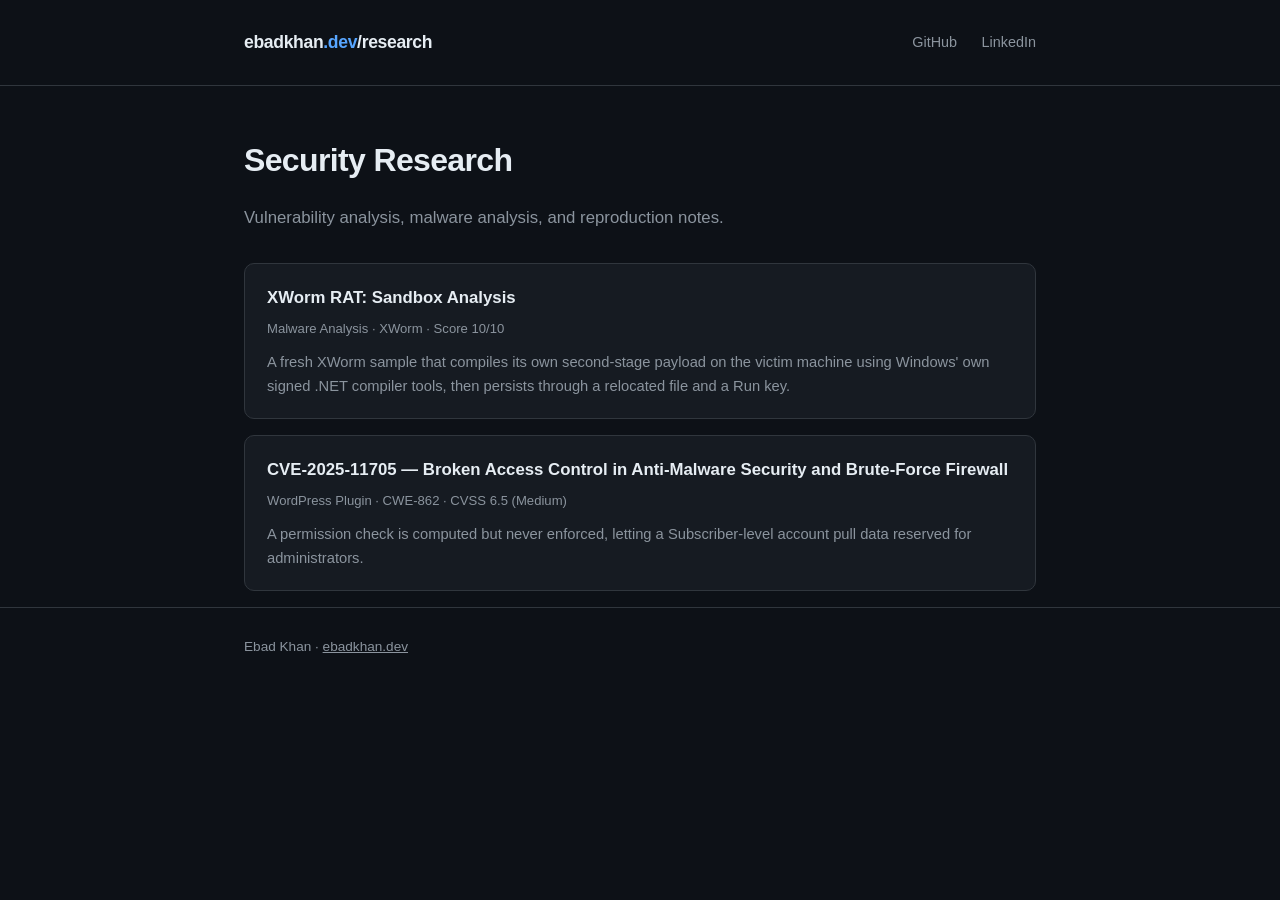
<file: index.html>
<!DOCTYPE html>
<html lang="en">
<head>
<meta charset="UTF-8">
<title>Ebad Khan — Security Research</title>
<meta name="viewport" content="width=device-width, initial-scale=1.0">
<link rel="stylesheet" href="/assets/style.css">
</head>
<body>
<header class="site">
  <div class="wrap">
    <a class="brand" href="/">ebadkhan<span>.dev</span>/research</a>
    <nav>
      <a href="https://github.com/h1dden30">GitHub</a>
      <a href="https://linkedin.com/in/khanebad">LinkedIn</a>
    </nav>
  </div>
</header>
<main class="wrap">
  <h1>Security Research</h1>
  <p class="subtitle">Vulnerability analysis, malware analysis, and reproduction notes.</p>

  <ul class="card-list">
    <li>
      <a class="card" href="/writeups/xworm-e5dda4e7/">
        <div class="card-title">XWorm RAT: Sandbox Analysis</div>
        <div class="card-meta">Malware Analysis &middot; XWorm &middot; Score 10/10</div>
        <p class="card-desc">A fresh XWorm sample that compiles its own second-stage payload on the victim machine using Windows' own signed .NET compiler tools, then persists through a relocated file and a Run key.</p>
      </a>
    </li>
    <li>
      <a class="card" href="/writeups/cve-2025-11705/">
        <div class="card-title">CVE-2025-11705 — Broken Access Control in Anti-Malware Security and Brute-Force Firewall</div>
        <div class="card-meta">WordPress Plugin &middot; CWE-862 &middot; CVSS 6.5 (Medium)</div>
        <p class="card-desc">A permission check is computed but never enforced, letting a Subscriber-level account pull data reserved for administrators.</p>
      </a>
    </li>
  </ul>
</main>
<footer class="site">
  <div class="wrap">
    Ebad Khan &middot; <a href="https://ebadkhan.dev">ebadkhan.dev</a>
  </div>
</footer>
</body>
</html>
</file>
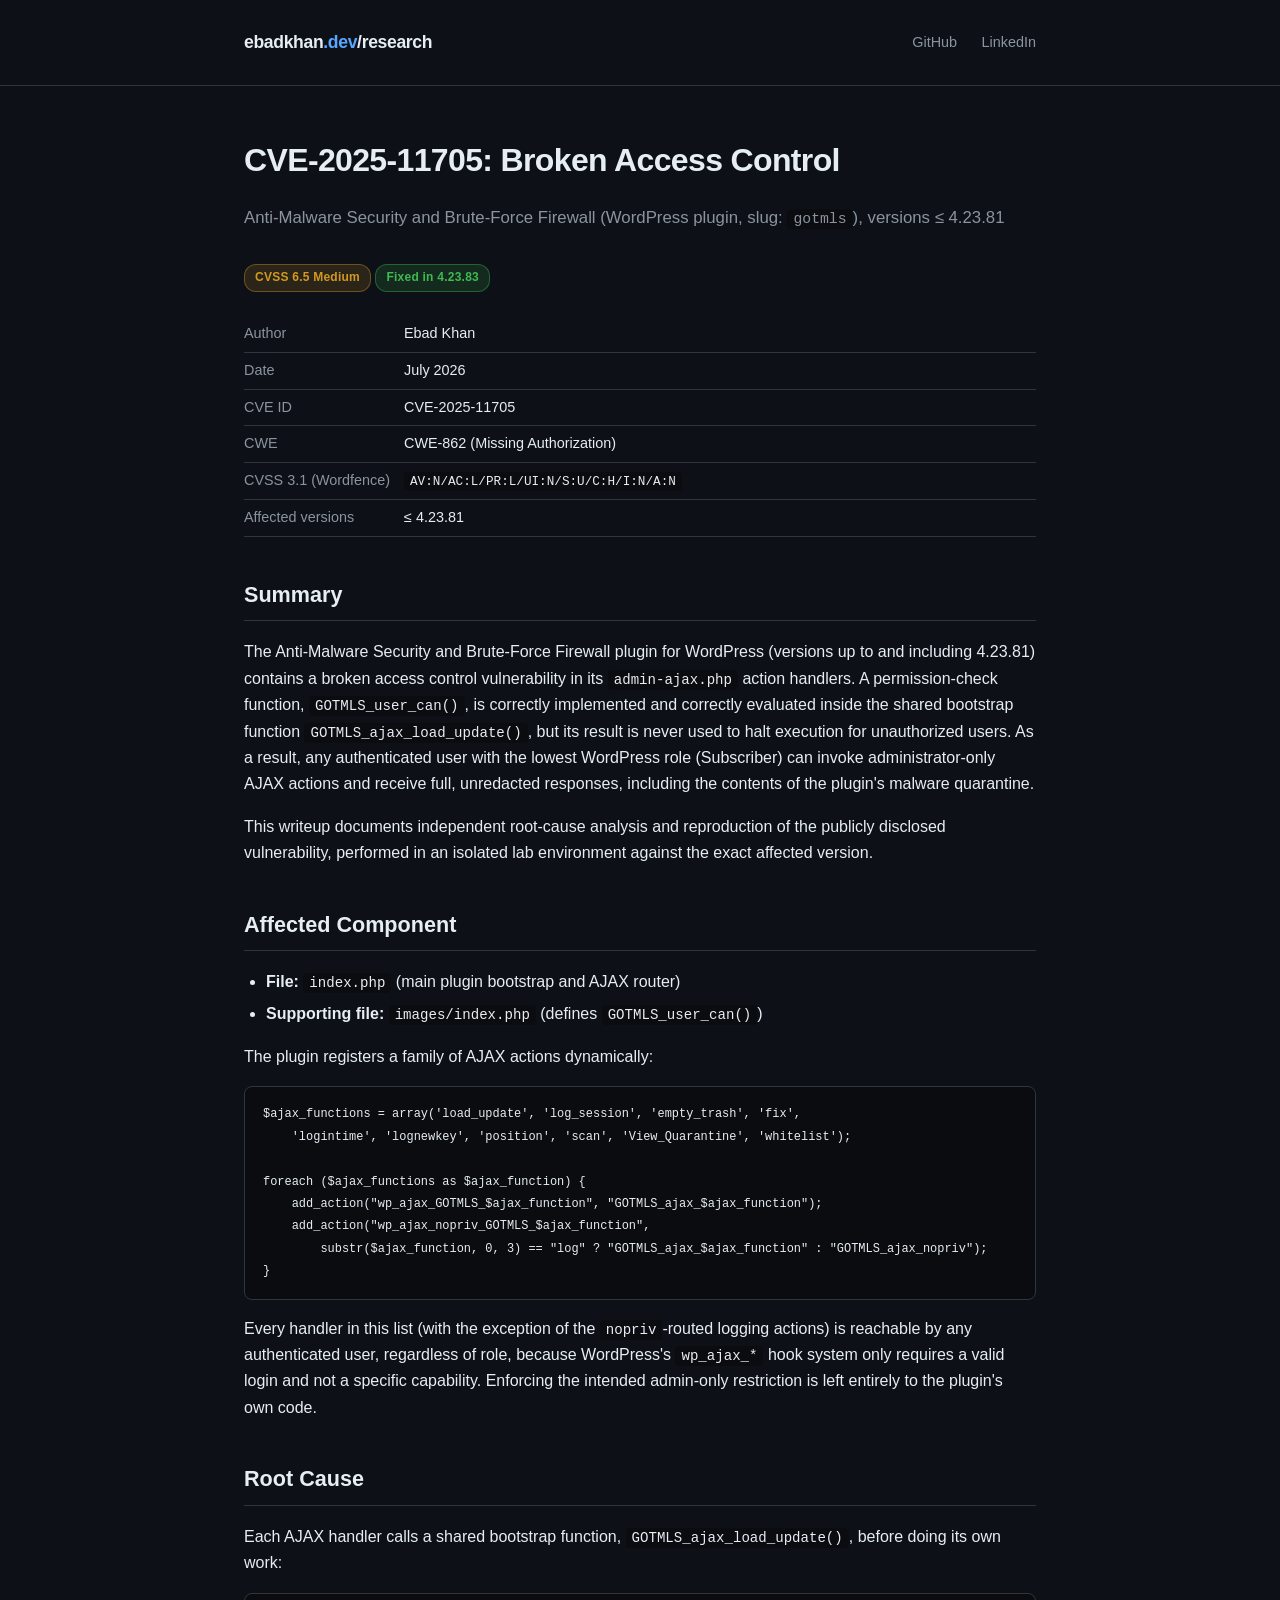
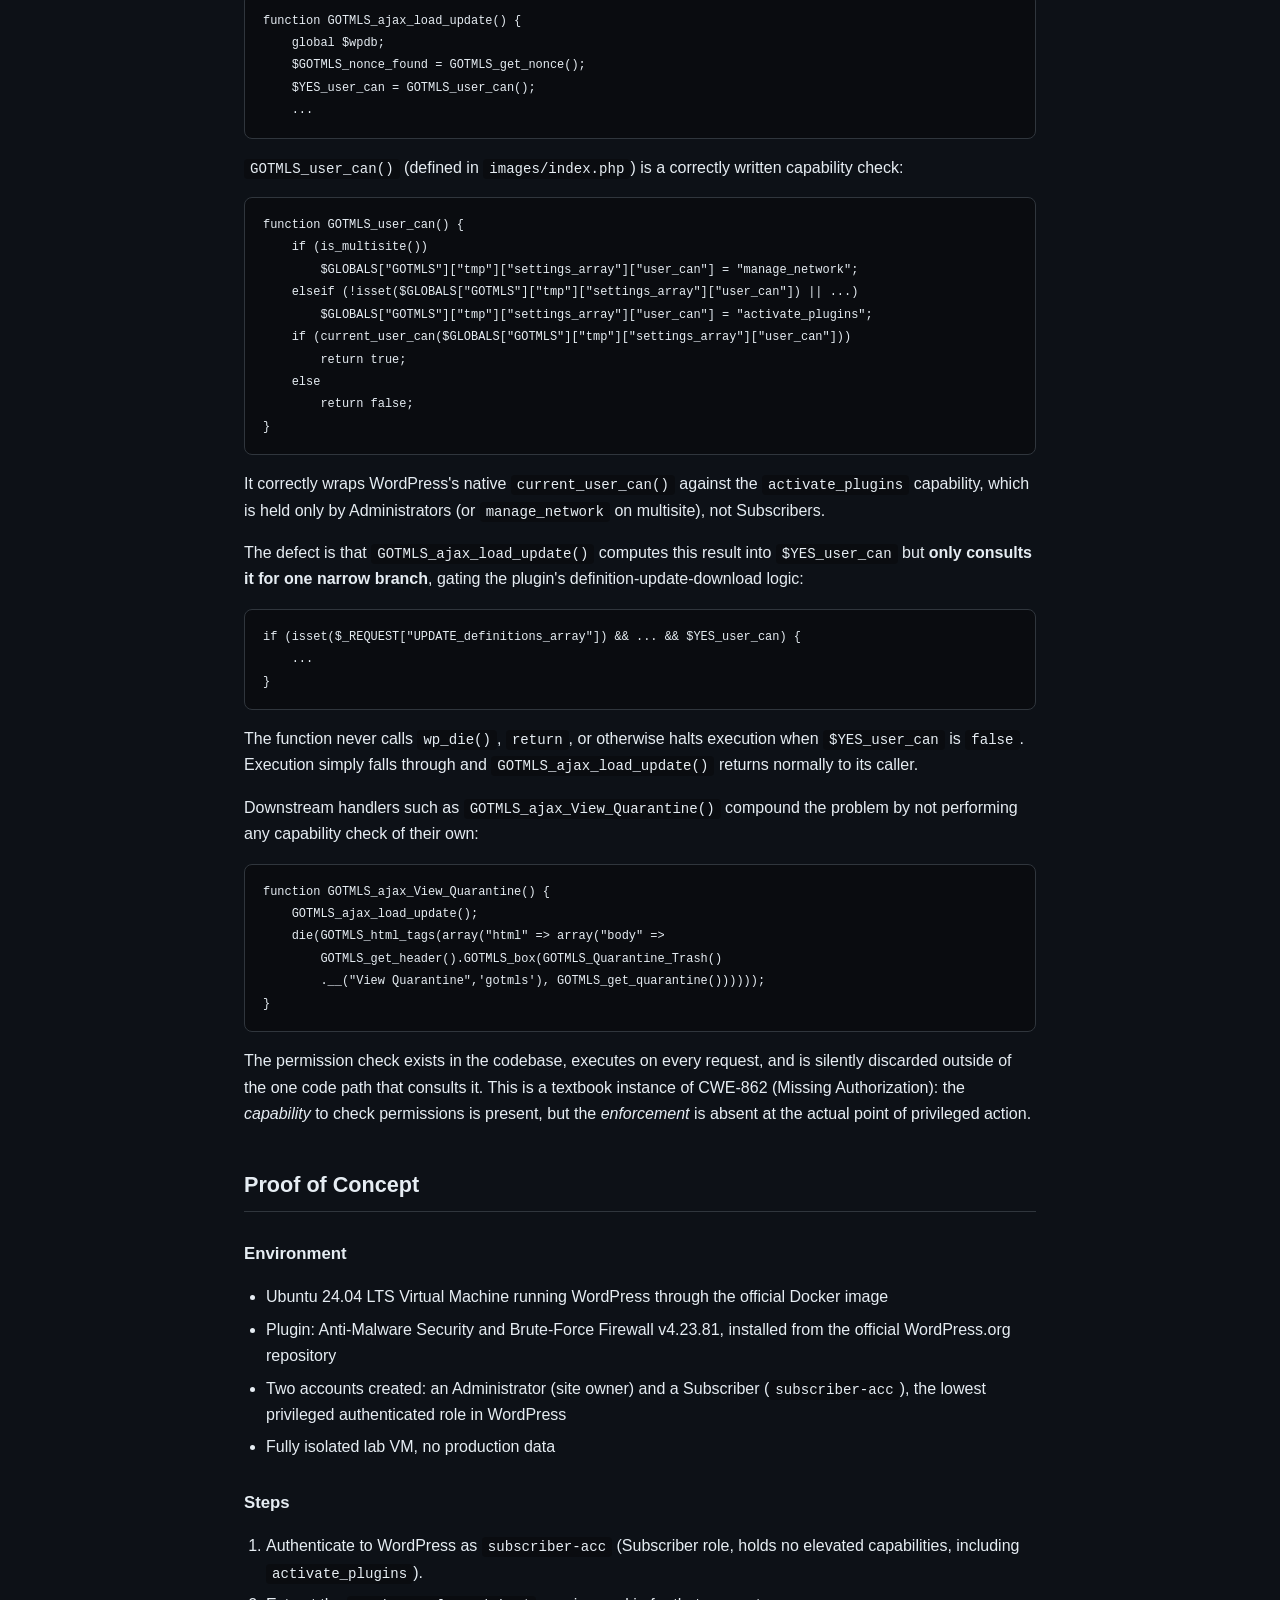
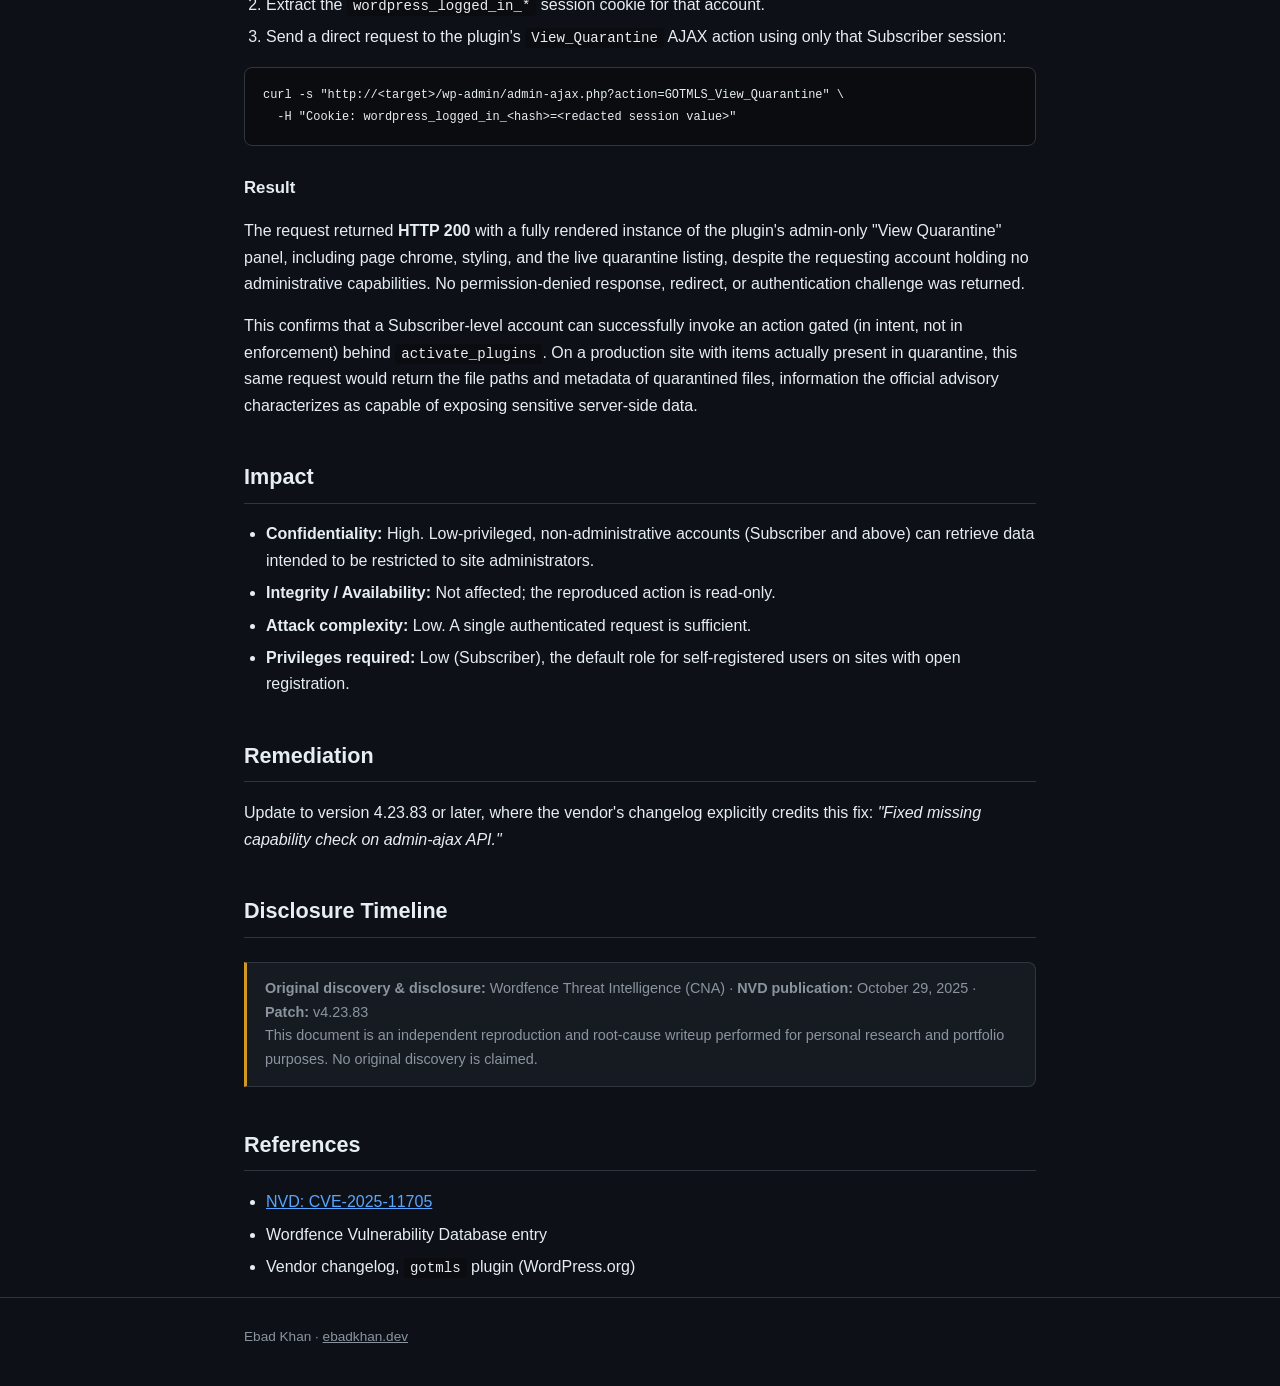
<file: writeups/cve-2025-11705/index.html>
<!DOCTYPE html>
<html lang="en">
<head>
<meta charset="UTF-8">
<title>CVE-2025-11705 | ebadkhan.dev</title>
<meta name="viewport" content="width=device-width, initial-scale=1.0">
<link rel="stylesheet" href="/assets/style.css">
</head>
<body>
<header class="site">
  <div class="wrap">
    <a class="brand" href="/">ebadkhan<span>.dev</span>/research</a>
    <nav>
      <a href="https://github.com/h1dden30">GitHub</a>
      <a href="https://linkedin.com/in/khanebad">LinkedIn</a>
    </nav>
  </div>
</header>
<main class="wrap">
  <h1>CVE-2025-11705: Broken Access Control</h1>
  <p class="subtitle">Anti-Malware Security and Brute-Force Firewall (WordPress plugin, slug: <code>gotmls</code>), versions &le; 4.23.81</p>

  <span class="badge medium">CVSS 6.5 Medium</span>
  <span class="badge fixed">Fixed in 4.23.83</span>

  <table class="meta-table">
    <tr><td>Author</td><td>Ebad Khan</td></tr>
    <tr><td>Date</td><td>July 2026</td></tr>
    <tr><td>CVE ID</td><td>CVE-2025-11705</td></tr>
    <tr><td>CWE</td><td>CWE-862 (Missing Authorization)</td></tr>
    <tr><td>CVSS 3.1 (Wordfence)</td><td><code>AV:N/AC:L/PR:L/UI:N/S:U/C:H/I:N/A:N</code></td></tr>
    <tr><td>Affected versions</td><td>&le; 4.23.81</td></tr>
  </table>

  <h2>Summary</h2>
  <p>The Anti-Malware Security and Brute-Force Firewall plugin for WordPress (versions up to and including 4.23.81) contains a broken access control vulnerability in its <code>admin-ajax.php</code> action handlers. A permission-check function, <code>GOTMLS_user_can()</code>, is correctly implemented and correctly evaluated inside the shared bootstrap function <code>GOTMLS_ajax_load_update()</code>, but its result is never used to halt execution for unauthorized users. As a result, any authenticated user with the lowest WordPress role (Subscriber) can invoke administrator-only AJAX actions and receive full, unredacted responses, including the contents of the plugin's malware quarantine.</p>
  <p>This writeup documents independent root-cause analysis and reproduction of the publicly disclosed vulnerability, performed in an isolated lab environment against the exact affected version.</p>

  <h2>Affected Component</h2>
  <ul>
    <li><strong>File:</strong> <code>index.php</code> (main plugin bootstrap and AJAX router)</li>
    <li><strong>Supporting file:</strong> <code>images/index.php</code> (defines <code>GOTMLS_user_can()</code>)</li>
  </ul>
  <p>The plugin registers a family of AJAX actions dynamically:</p>
  <pre><code>$ajax_functions = array('load_update', 'log_session', 'empty_trash', 'fix',
    'logintime', 'lognewkey', 'position', 'scan', 'View_Quarantine', 'whitelist');

foreach ($ajax_functions as $ajax_function) {
    add_action("wp_ajax_GOTMLS_$ajax_function", "GOTMLS_ajax_$ajax_function");
    add_action("wp_ajax_nopriv_GOTMLS_$ajax_function",
        substr($ajax_function, 0, 3) == "log" ? "GOTMLS_ajax_$ajax_function" : "GOTMLS_ajax_nopriv");
}</code></pre>
  <p>Every handler in this list (with the exception of the <code>nopriv</code>-routed logging actions) is reachable by any authenticated user, regardless of role, because WordPress's <code>wp_ajax_*</code> hook system only requires a valid login and not a specific capability. Enforcing the intended admin-only restriction is left entirely to the plugin's own code.</p>

  <h2>Root Cause</h2>
  <p>Each AJAX handler calls a shared bootstrap function, <code>GOTMLS_ajax_load_update()</code>, before doing its own work:</p>
  <pre><code>function GOTMLS_ajax_load_update() {
    global $wpdb;
    $GOTMLS_nonce_found = GOTMLS_get_nonce();
    $YES_user_can = GOTMLS_user_can();
    ...</code></pre>
  <p><code>GOTMLS_user_can()</code> (defined in <code>images/index.php</code>) is a correctly written capability check:</p>
  <pre><code>function GOTMLS_user_can() {
    if (is_multisite())
        $GLOBALS["GOTMLS"]["tmp"]["settings_array"]["user_can"] = "manage_network";
    elseif (!isset($GLOBALS["GOTMLS"]["tmp"]["settings_array"]["user_can"]) || ...)
        $GLOBALS["GOTMLS"]["tmp"]["settings_array"]["user_can"] = "activate_plugins";
    if (current_user_can($GLOBALS["GOTMLS"]["tmp"]["settings_array"]["user_can"]))
        return true;
    else
        return false;
}</code></pre>
  <p>It correctly wraps WordPress's native <code>current_user_can()</code> against the <code>activate_plugins</code> capability, which is held only by Administrators (or <code>manage_network</code> on multisite), not Subscribers.</p>
  <p>The defect is that <code>GOTMLS_ajax_load_update()</code> computes this result into <code>$YES_user_can</code> but <strong>only consults it for one narrow branch</strong>, gating the plugin's definition-update-download logic:</p>
  <pre><code>if (isset($_REQUEST["UPDATE_definitions_array"]) && ... && $YES_user_can) {
    ...
}</code></pre>
  <p>The function never calls <code>wp_die()</code>, <code>return</code>, or otherwise halts execution when <code>$YES_user_can</code> is <code>false</code>. Execution simply falls through and <code>GOTMLS_ajax_load_update()</code> returns normally to its caller.</p>
  <p>Downstream handlers such as <code>GOTMLS_ajax_View_Quarantine()</code> compound the problem by not performing any capability check of their own:</p>
  <pre><code>function GOTMLS_ajax_View_Quarantine() {
    GOTMLS_ajax_load_update();
    die(GOTMLS_html_tags(array("html" => array("body" =>
        GOTMLS_get_header().GOTMLS_box(GOTMLS_Quarantine_Trash()
        .__("View Quarantine",'gotmls'), GOTMLS_get_quarantine())))));
}</code></pre>
  <p>The permission check exists in the codebase, executes on every request, and is silently discarded outside of the one code path that consults it. This is a textbook instance of CWE-862 (Missing Authorization): the <em>capability</em> to check permissions is present, but the <em>enforcement</em> is absent at the actual point of privileged action.</p>

  <h2>Proof of Concept</h2>
  <h3>Environment</h3>
  <ul>
    <li>Ubuntu 24.04 LTS Virtual Machine running WordPress through the official Docker image</li>
    <li>Plugin: Anti-Malware Security and Brute-Force Firewall v4.23.81, installed from the official WordPress.org repository</li>
    <li>Two accounts created: an Administrator (site owner) and a Subscriber (<code>subscriber-acc</code>), the lowest privileged authenticated role in WordPress</li>
    <li>Fully isolated lab VM, no production data</li>
  </ul>
  <h3>Steps</h3>
  <ol>
    <li>Authenticate to WordPress as <code>subscriber-acc</code> (Subscriber role, holds no elevated capabilities, including <code>activate_plugins</code>).</li>
    <li>Extract the <code>wordpress_logged_in_*</code> session cookie for that account.</li>
    <li>Send a direct request to the plugin's <code>View_Quarantine</code> AJAX action using only that Subscriber session:</li>
  </ol>
  <pre><code>curl -s "http://&lt;target&gt;/wp-admin/admin-ajax.php?action=GOTMLS_View_Quarantine" \
  -H "Cookie: wordpress_logged_in_&lt;hash&gt;=&lt;redacted session value&gt;"</code></pre>
  <h3>Result</h3>
  <p>The request returned <strong>HTTP 200</strong> with a fully rendered instance of the plugin's admin-only "View Quarantine" panel, including page chrome, styling, and the live quarantine listing, despite the requesting account holding no administrative capabilities. No permission-denied response, redirect, or authentication challenge was returned.</p>
  <p>This confirms that a Subscriber-level account can successfully invoke an action gated (in intent, not in enforcement) behind <code>activate_plugins</code>. On a production site with items actually present in quarantine, this same request would return the file paths and metadata of quarantined files, information the official advisory characterizes as capable of exposing sensitive server-side data.</p>

  <h2>Impact</h2>
  <ul>
    <li><strong>Confidentiality:</strong> High. Low-privileged, non-administrative accounts (Subscriber and above) can retrieve data intended to be restricted to site administrators.</li>
    <li><strong>Integrity / Availability:</strong> Not affected; the reproduced action is read-only.</li>
    <li><strong>Attack complexity:</strong> Low. A single authenticated request is sufficient.</li>
    <li><strong>Privileges required:</strong> Low (Subscriber), the default role for self-registered users on sites with open registration.</li>
  </ul>

  <h2>Remediation</h2>
  <p>Update to version 4.23.83 or later, where the vendor's changelog explicitly credits this fix: <em>"Fixed missing capability check on admin-ajax API."</em></p>

  <h2>Disclosure Timeline</h2>
  <div class="disclosure-note">
    <strong>Original discovery &amp; disclosure:</strong> Wordfence Threat Intelligence (CNA) &middot; <strong>NVD publication:</strong> October 29, 2025 &middot; <strong>Patch:</strong> v4.23.83<br>
    This document is an independent reproduction and root-cause writeup performed for personal research and portfolio purposes. No original discovery is claimed.
  </div>

  <h2>References</h2>
  <ul>
    <li><a href="https://nvd.nist.gov/vuln/detail/CVE-2025-11705">NVD: CVE-2025-11705</a></li>
    <li>Wordfence Vulnerability Database entry</li>
    <li>Vendor changelog, <code>gotmls</code> plugin (WordPress.org)</li>
  </ul>
</main>
<footer class="site">
  <div class="wrap">
    Ebad Khan &middot; <a href="https://ebadkhan.dev">ebadkhan.dev</a>
  </div>
</footer>
</body>
</html>
</file>
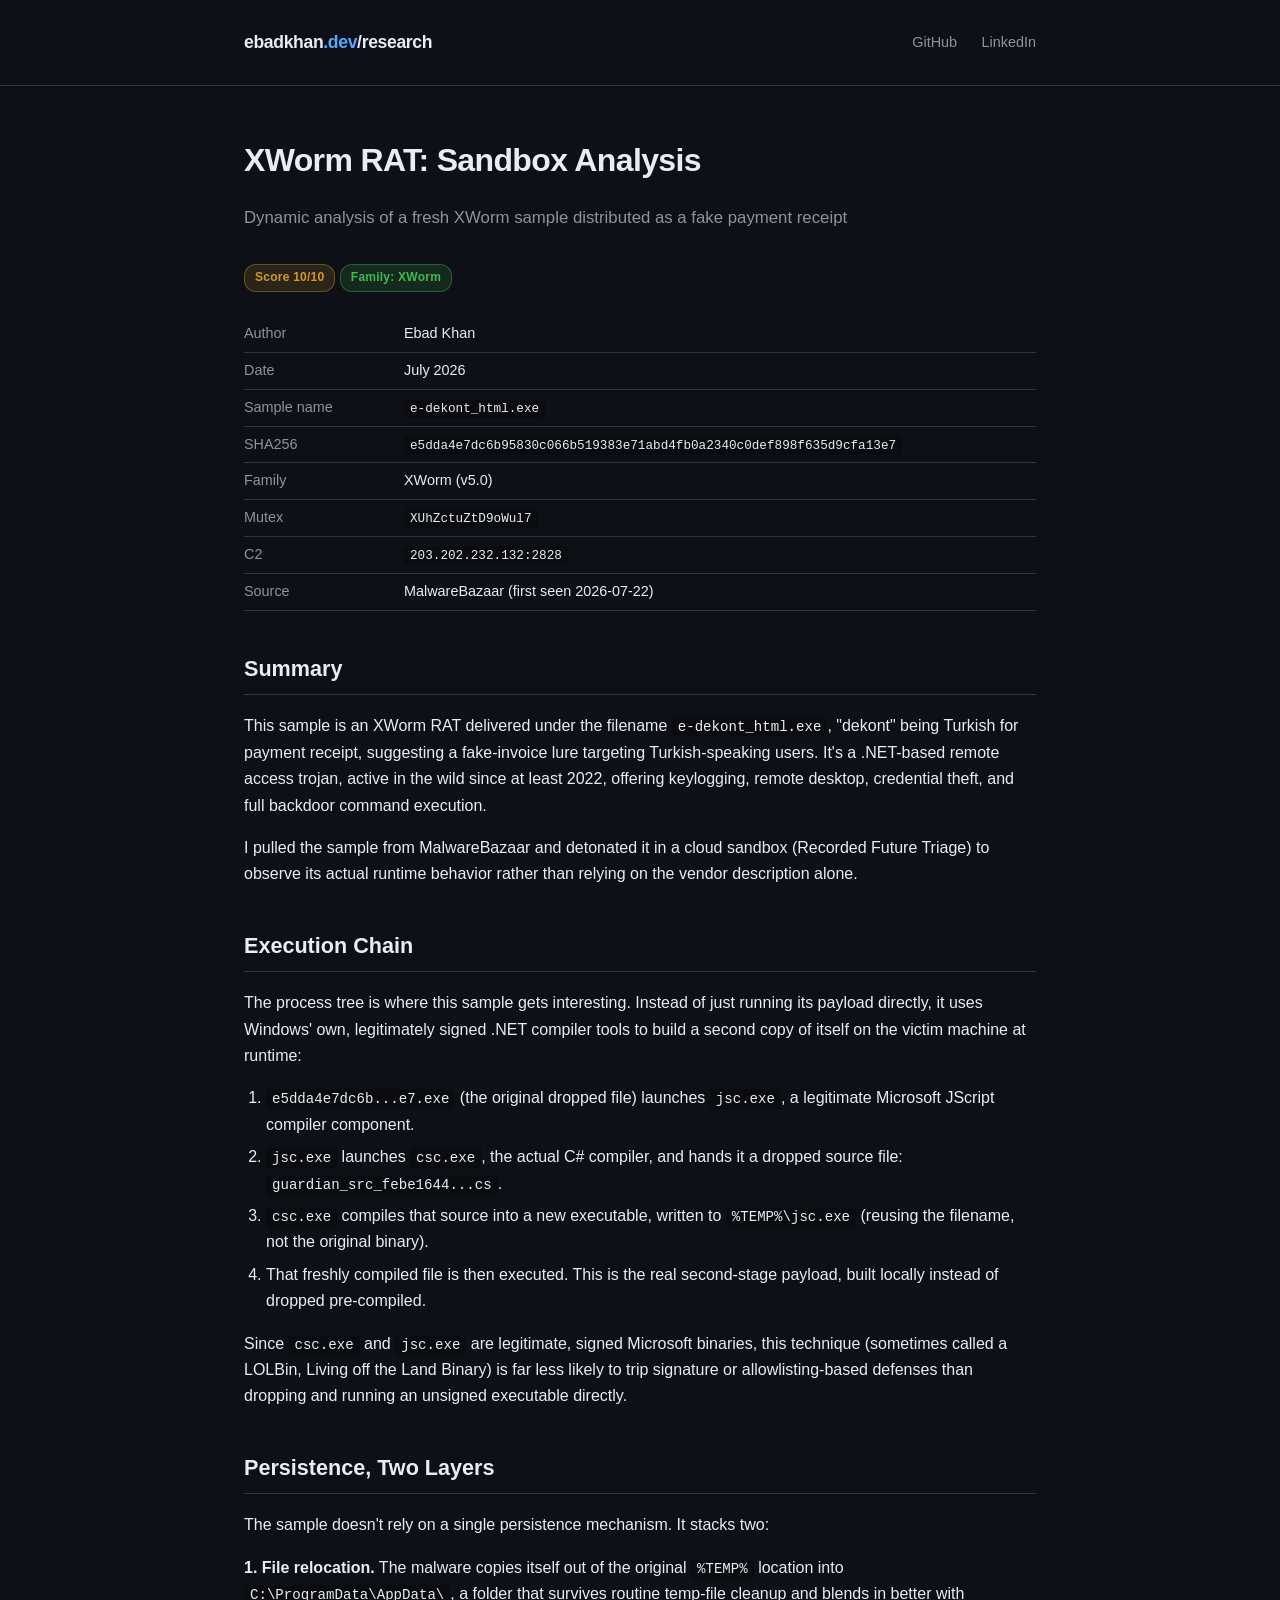
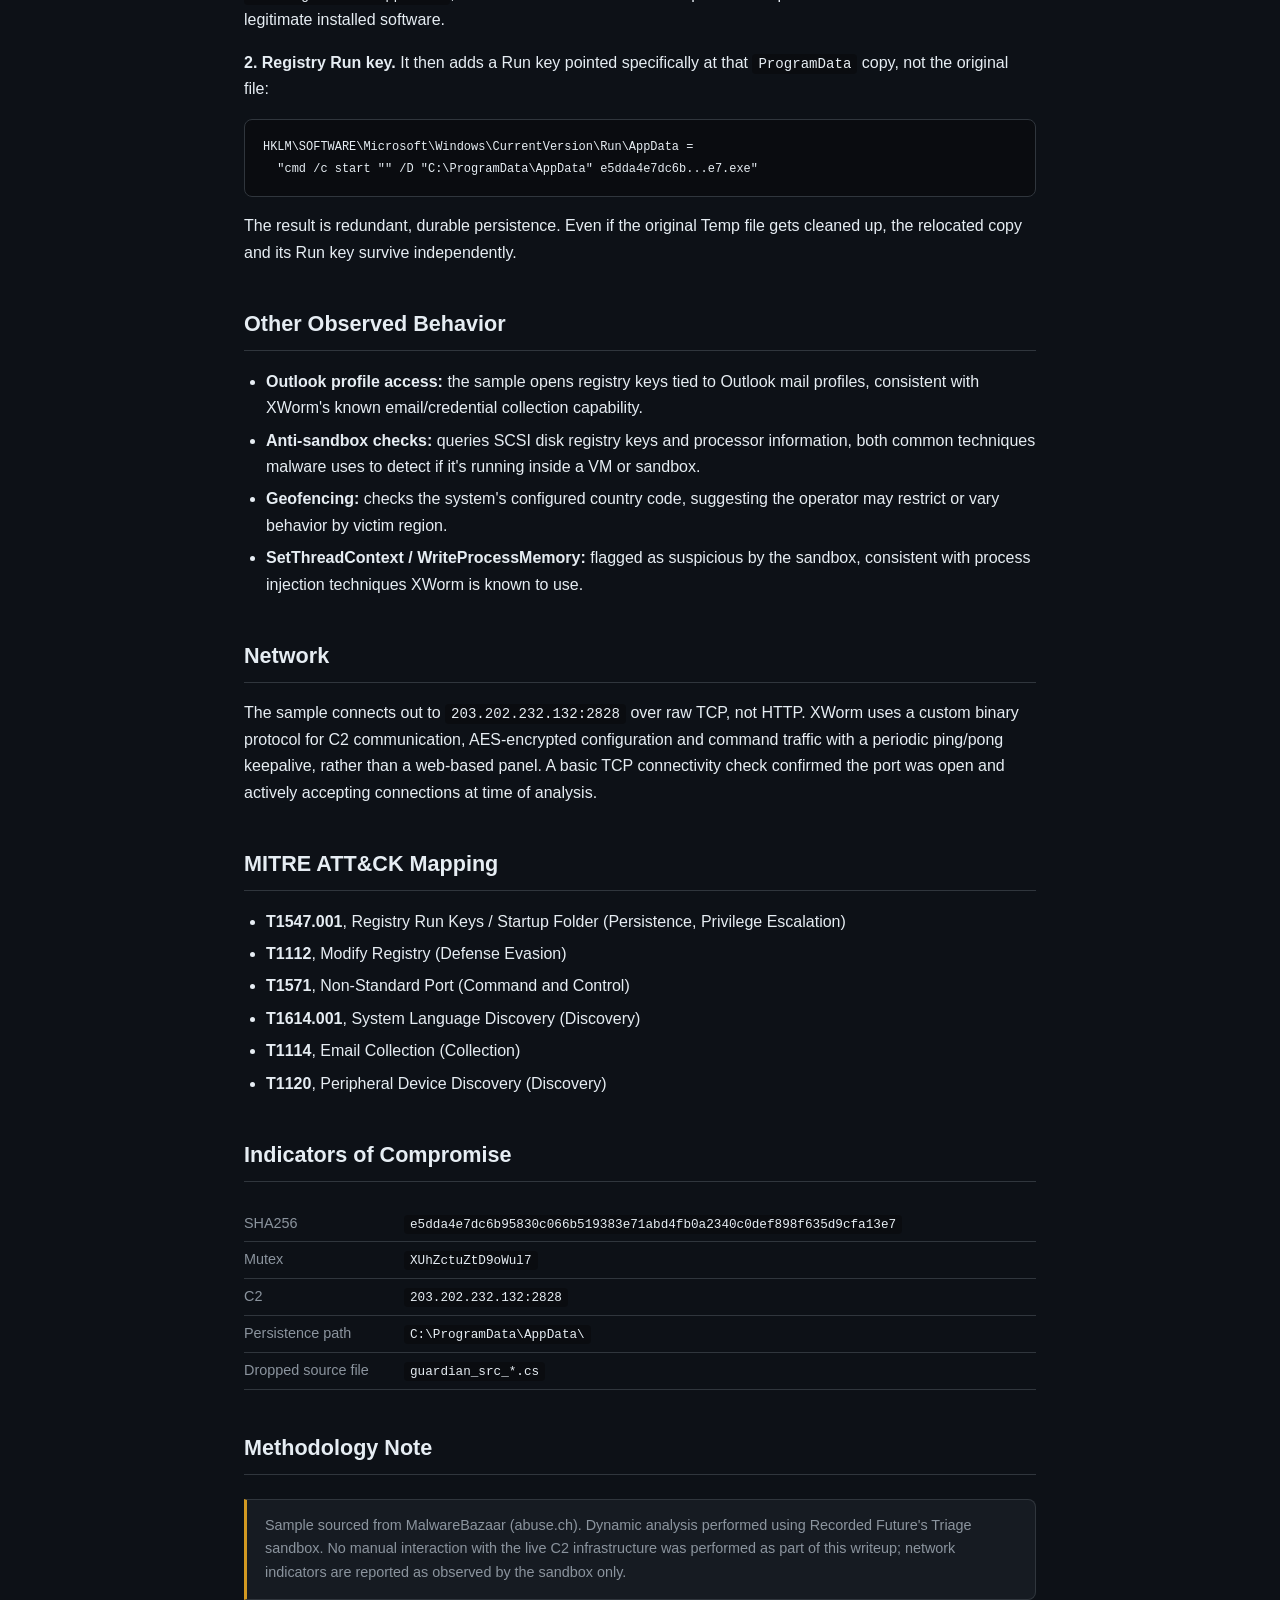
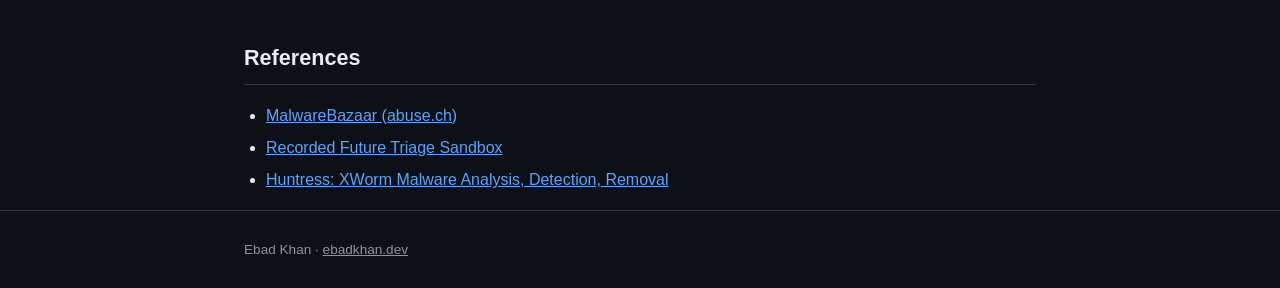
<file: writeups/xworm-e5dda4e7/index.html>
<!DOCTYPE html>
<html lang="en">
<head>
<meta charset="UTF-8">
<title>XWorm Malware Analysis | ebadkhan.dev</title>
<meta name="viewport" content="width=device-width, initial-scale=1.0">
<link rel="stylesheet" href="/assets/style.css">
</head>
<body>
<header class="site">
  <div class="wrap">
    <a class="brand" href="/">ebadkhan<span>.dev</span>/research</a>
    <nav>
      <a href="https://github.com/h1dden30">GitHub</a>
      <a href="https://linkedin.com/in/khanebad">LinkedIn</a>
    </nav>
  </div>
</header>
<main class="wrap">
  <h1>XWorm RAT: Sandbox Analysis</h1>
  <p class="subtitle">Dynamic analysis of a fresh XWorm sample distributed as a fake payment receipt</p>

  <span class="badge medium">Score 10/10</span>
  <span class="badge fixed">Family: XWorm</span>

  <table class="meta-table">
    <tr><td>Author</td><td>Ebad Khan</td></tr>
    <tr><td>Date</td><td>July 2026</td></tr>
    <tr><td>Sample name</td><td><code>e-dekont_html.exe</code></td></tr>
    <tr><td>SHA256</td><td><code>e5dda4e7dc6b95830c066b519383e71abd4fb0a2340c0def898f635d9cfa13e7</code></td></tr>
    <tr><td>Family</td><td>XWorm (v5.0)</td></tr>
    <tr><td>Mutex</td><td><code>XUhZctuZtD9oWul7</code></td></tr>
    <tr><td>C2</td><td><code>203.202.232.132:2828</code></td></tr>
    <tr><td>Source</td><td>MalwareBazaar (first seen 2026-07-22)</td></tr>
  </table>

  <h2>Summary</h2>
  <p>This sample is an XWorm RAT delivered under the filename <code>e-dekont_html.exe</code>, "dekont" being Turkish for payment receipt, suggesting a fake-invoice lure targeting Turkish-speaking users. It's a .NET-based remote access trojan, active in the wild since at least 2022, offering keylogging, remote desktop, credential theft, and full backdoor command execution.</p>
  <p>I pulled the sample from MalwareBazaar and detonated it in a cloud sandbox (Recorded Future Triage) to observe its actual runtime behavior rather than relying on the vendor description alone.</p>

  <h2>Execution Chain</h2>
  <p>The process tree is where this sample gets interesting. Instead of just running its payload directly, it uses Windows' own, legitimately signed .NET compiler tools to build a second copy of itself on the victim machine at runtime:</p>
  <ol>
    <li><code>e5dda4e7dc6b...e7.exe</code> (the original dropped file) launches <code>jsc.exe</code>, a legitimate Microsoft JScript compiler component.</li>
    <li><code>jsc.exe</code> launches <code>csc.exe</code>, the actual C# compiler, and hands it a dropped source file: <code>guardian_src_febe1644...cs</code>.</li>
    <li><code>csc.exe</code> compiles that source into a new executable, written to <code>%TEMP%\jsc.exe</code> (reusing the filename, not the original binary).</li>
    <li>That freshly compiled file is then executed. This is the real second-stage payload, built locally instead of dropped pre-compiled.</li>
  </ol>
  <p>Since <code>csc.exe</code> and <code>jsc.exe</code> are legitimate, signed Microsoft binaries, this technique (sometimes called a LOLBin, Living off the Land Binary) is far less likely to trip signature or allowlisting-based defenses than dropping and running an unsigned executable directly.</p>

  <h2>Persistence, Two Layers</h2>
  <p>The sample doesn't rely on a single persistence mechanism. It stacks two:</p>
  <p><strong>1. File relocation.</strong> The malware copies itself out of the original <code>%TEMP%</code> location into <code>C:\ProgramData\AppData\</code>, a folder that survives routine temp-file cleanup and blends in better with legitimate installed software.</p>
  <p><strong>2. Registry Run key.</strong> It then adds a Run key pointed specifically at that <code>ProgramData</code> copy, not the original file:</p>
  <pre><code>HKLM\SOFTWARE\Microsoft\Windows\CurrentVersion\Run\AppData =
  "cmd /c start "" /D "C:\ProgramData\AppData" e5dda4e7dc6b...e7.exe"</code></pre>
  <p>The result is redundant, durable persistence. Even if the original Temp file gets cleaned up, the relocated copy and its Run key survive independently.</p>

  <h2>Other Observed Behavior</h2>
  <ul>
    <li><strong>Outlook profile access:</strong> the sample opens registry keys tied to Outlook mail profiles, consistent with XWorm's known email/credential collection capability.</li>
    <li><strong>Anti-sandbox checks:</strong> queries SCSI disk registry keys and processor information, both common techniques malware uses to detect if it's running inside a VM or sandbox.</li>
    <li><strong>Geofencing:</strong> checks the system's configured country code, suggesting the operator may restrict or vary behavior by victim region.</li>
    <li><strong>SetThreadContext / WriteProcessMemory:</strong> flagged as suspicious by the sandbox, consistent with process injection techniques XWorm is known to use.</li>
  </ul>

  <h2>Network</h2>
  <p>The sample connects out to <code>203.202.232.132:2828</code> over raw TCP, not HTTP. XWorm uses a custom binary protocol for C2 communication, AES-encrypted configuration and command traffic with a periodic ping/pong keepalive, rather than a web-based panel. A basic TCP connectivity check confirmed the port was open and actively accepting connections at time of analysis.</p>

  <h2>MITRE ATT&CK Mapping</h2>
  <ul>
    <li><strong>T1547.001</strong>, Registry Run Keys / Startup Folder (Persistence, Privilege Escalation)</li>
    <li><strong>T1112</strong>, Modify Registry (Defense Evasion)</li>
    <li><strong>T1571</strong>, Non-Standard Port (Command and Control)</li>
    <li><strong>T1614.001</strong>, System Language Discovery (Discovery)</li>
    <li><strong>T1114</strong>, Email Collection (Collection)</li>
    <li><strong>T1120</strong>, Peripheral Device Discovery (Discovery)</li>
  </ul>

  <h2>Indicators of Compromise</h2>
  <table class="meta-table">
    <tr><td>SHA256</td><td><code>e5dda4e7dc6b95830c066b519383e71abd4fb0a2340c0def898f635d9cfa13e7</code></td></tr>
    <tr><td>Mutex</td><td><code>XUhZctuZtD9oWul7</code></td></tr>
    <tr><td>C2</td><td><code>203.202.232.132:2828</code></td></tr>
    <tr><td>Persistence path</td><td><code>C:\ProgramData\AppData\</code></td></tr>
    <tr><td>Dropped source file</td><td><code>guardian_src_*.cs</code></td></tr>
  </table>

  <h2>Methodology Note</h2>
  <div class="disclosure-note">
    Sample sourced from MalwareBazaar (abuse.ch). Dynamic analysis performed using Recorded Future's Triage sandbox. No manual interaction with the live C2 infrastructure was performed as part of this writeup; network indicators are reported as observed by the sandbox only.
  </div>

  <h2>References</h2>
  <ul>
    <li><a href="https://bazaar.abuse.ch/">MalwareBazaar (abuse.ch)</a></li>
    <li><a href="https://tria.ge/">Recorded Future Triage Sandbox</a></li>
    <li><a href="https://www.huntress.com/threat-library/malware/xworm">Huntress: XWorm Malware Analysis, Detection, Removal</a></li>
  </ul>
</main>
<footer class="site">
  <div class="wrap">
    Ebad Khan &middot; <a href="https://ebadkhan.dev">ebadkhan.dev</a>
  </div>
</footer>
</body>
</html>
</file>
<file: assets/style.css>
:root {
  --bg: #0d1117;
  --bg-alt: #161b22;
  --border: #30363d;
  --text: #e6edf3;
  --text-dim: #8b949e;
  --accent: #58a6ff;
  --accent-dim: #1f6feb;
  --code-bg: #0a0c10;
  --danger: #f85149;
  --success: #3fb950;
  --warn: #d29922;
}
* { box-sizing: border-box; }
body {
  margin: 0;
  background: var(--bg);
  color: var(--text);
  font-family: -apple-system, BlinkMacSystemFont, "Segoe UI", Roboto, Helvetica, Arial, sans-serif;
  line-height: 1.65;
}
.wrap { max-width: 840px; margin: 0 auto; padding: 0 24px; }
header.site { border-bottom: 1px solid var(--border); padding: 28px 0; margin-bottom: 48px; }
header.site .wrap { display: flex; justify-content: space-between; align-items: center; }
header.site .brand { font-weight: 600; font-size: 1.1rem; color: var(--text); text-decoration: none; letter-spacing: -0.02em; }
header.site .brand span { color: var(--accent); }
header.site nav a { color: var(--text-dim); text-decoration: none; margin-left: 20px; font-size: 0.9rem; }
header.site nav a:hover { color: var(--accent); }
main { padding-bottom: 80px; }
h1 { font-size: 2rem; letter-spacing: -0.02em; margin-bottom: 8px; }
h2 { font-size: 1.35rem; margin-top: 40px; padding-bottom: 8px; border-bottom: 1px solid var(--border); }
h3 { font-size: 1.05rem; margin-top: 28px; }
.subtitle { color: var(--text-dim); font-size: 1.05rem; margin-bottom: 32px; }
.meta-table { width: 100%; border-collapse: collapse; margin: 24px 0 40px; font-size: 0.9rem; }
.meta-table td { padding: 6px 12px 6px 0; border-bottom: 1px solid var(--border); vertical-align: top; }
.meta-table td:first-child { color: var(--text-dim); width: 160px; white-space: nowrap; }
.badge { display: inline-block; padding: 3px 10px; border-radius: 12px; font-size: 0.75rem; font-weight: 600; letter-spacing: 0.02em; }
.badge.medium { background: rgba(210,153,34,0.15); color: var(--warn); border: 1px solid rgba(210,153,34,0.4); }
.badge.fixed { background: rgba(63,185,80,0.15); color: var(--success); border: 1px solid rgba(63,185,80,0.4); }
pre { background: var(--code-bg); border: 1px solid var(--border); border-radius: 8px; padding: 16px 18px; overflow-x: auto; font-size: 0.85rem; }
code { font-family: "SF Mono", Menlo, Consolas, monospace; background: var(--code-bg); padding: 2px 6px; border-radius: 4px; font-size: 0.88em; }
pre code { background: none; padding: 0; }
ul, ol { padding-left: 22px; }
li { margin-bottom: 6px; }
a { color: var(--accent); }
hr { border: none; border-top: 1px solid var(--border); margin: 40px 0; }
.card-list { list-style: none; padding: 0; margin: 0; }
.card { display: block; border: 1px solid var(--border); background: var(--bg-alt); border-radius: 10px; padding: 20px 22px; margin-bottom: 16px; text-decoration: none; transition: border-color 0.15s ease; }
.card:hover { border-color: var(--accent-dim); }
.card .card-title { color: var(--text); font-weight: 600; font-size: 1.05rem; margin-bottom: 6px; }
.card .card-meta { color: var(--text-dim); font-size: 0.82rem; margin-bottom: 10px; }
.card .card-desc { color: var(--text-dim); font-size: 0.92rem; margin: 0; }
footer.site { border-top: 1px solid var(--border); padding: 28px 0; color: var(--text-dim); font-size: 0.85rem; }
footer.site a { color: var(--text-dim); }
footer.site a:hover { color: var(--accent); }
.disclosure-note { background: var(--bg-alt); border: 1px solid var(--border); border-left: 3px solid var(--warn); border-radius: 0 8px 8px 0; padding: 14px 18px; font-size: 0.9rem; color: var(--text-dim); margin: 24px 0; }
</file>
